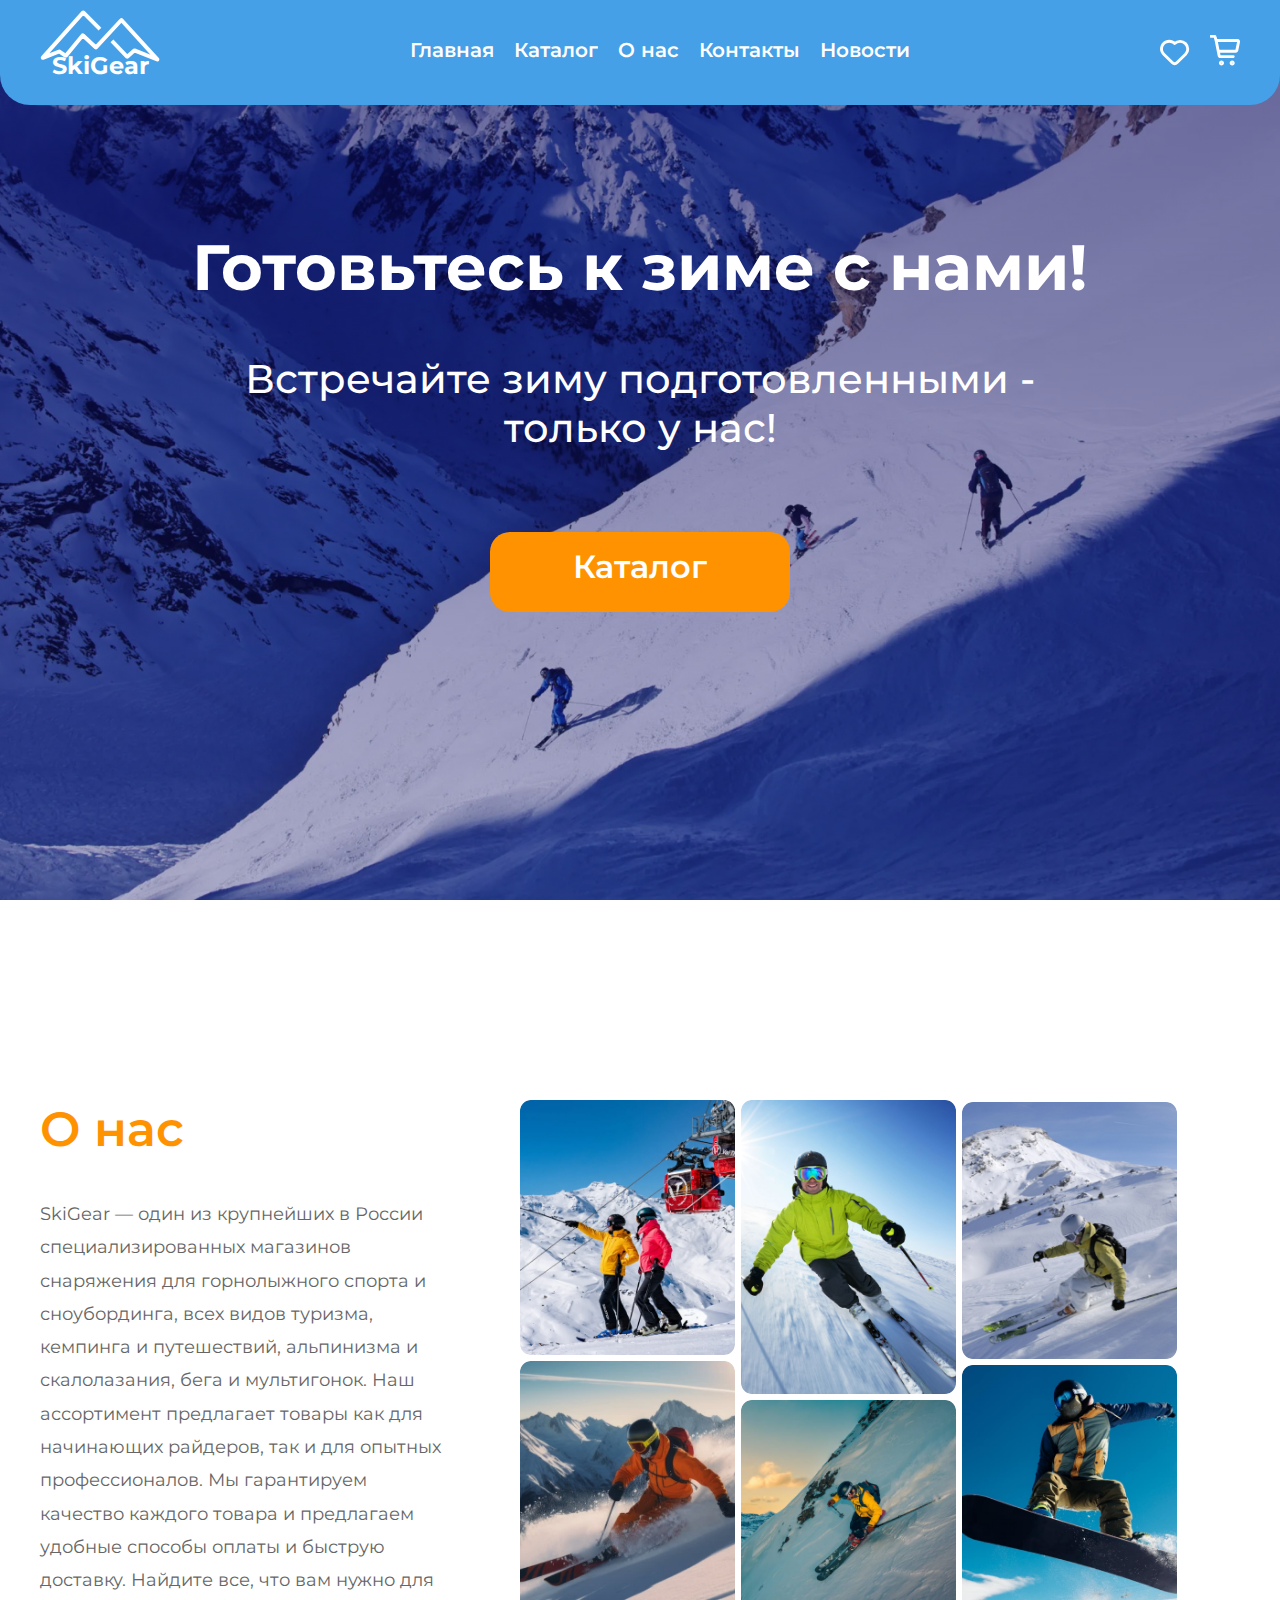
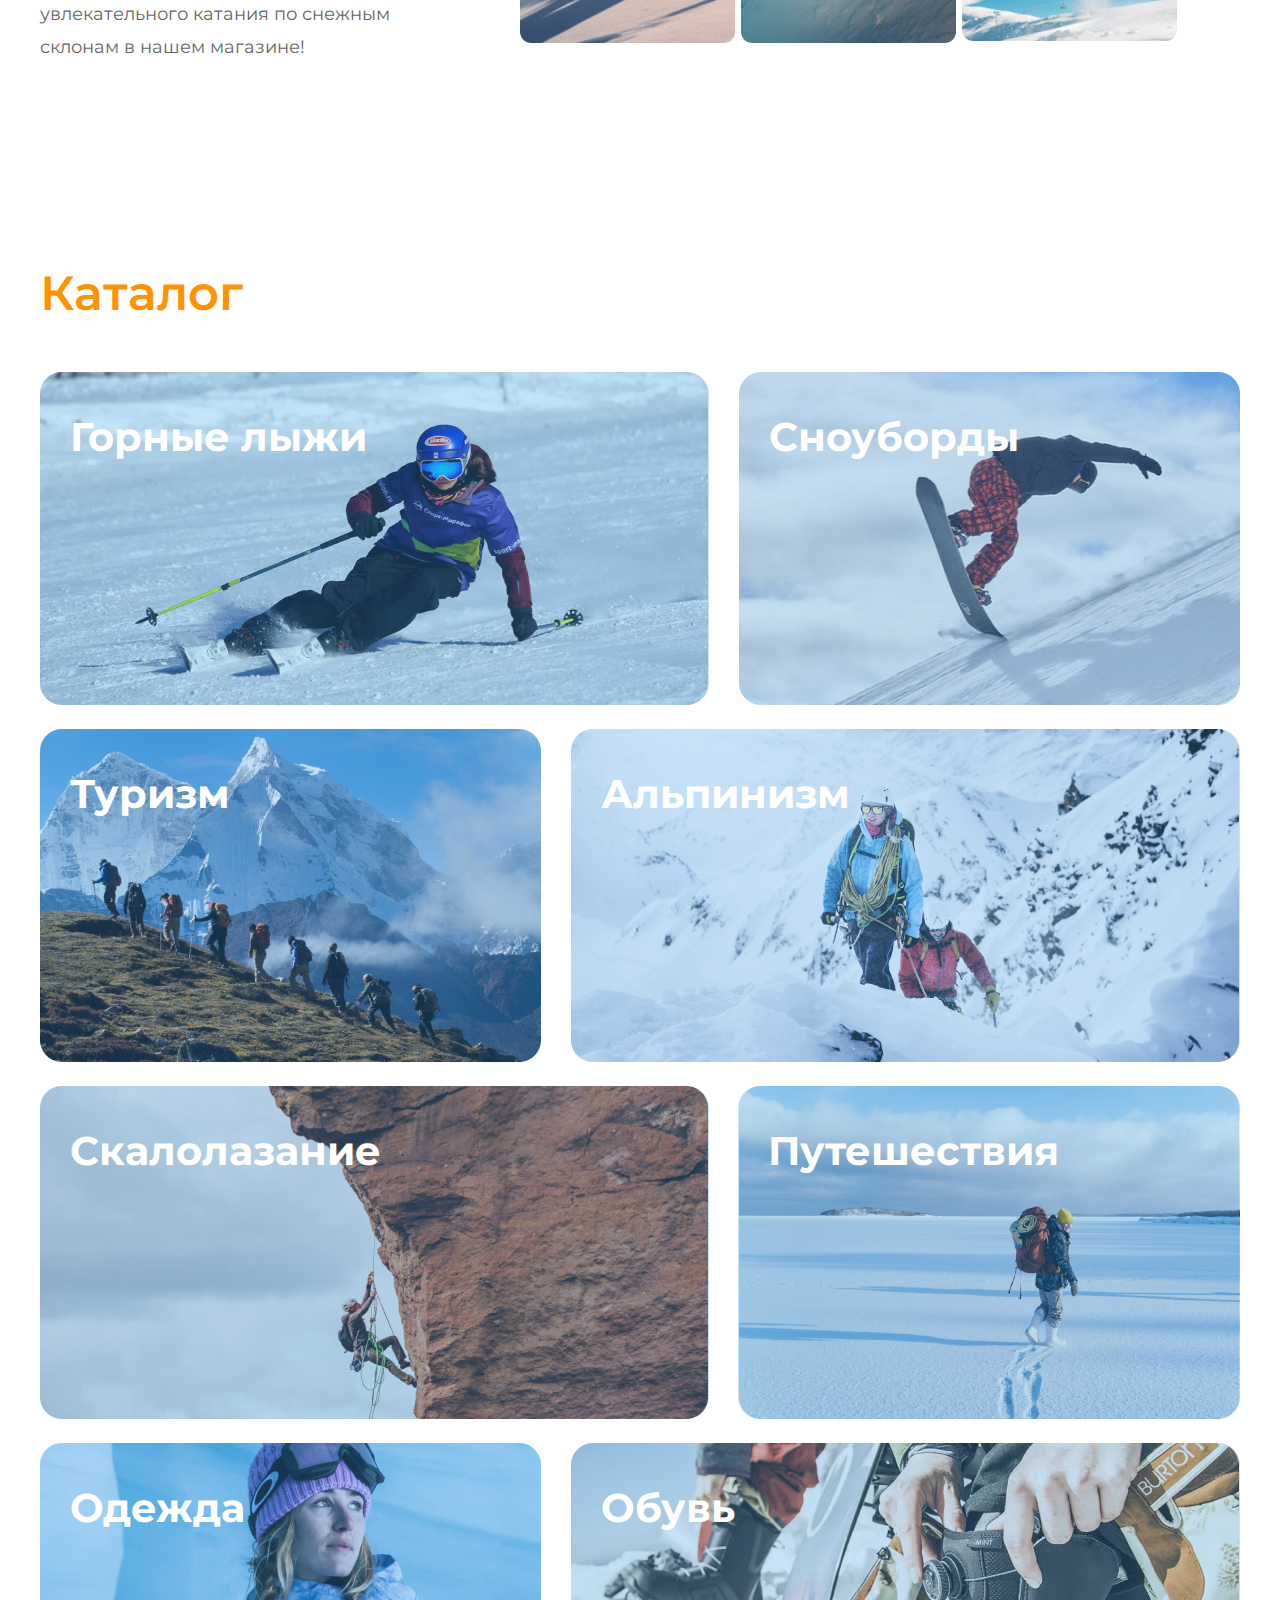
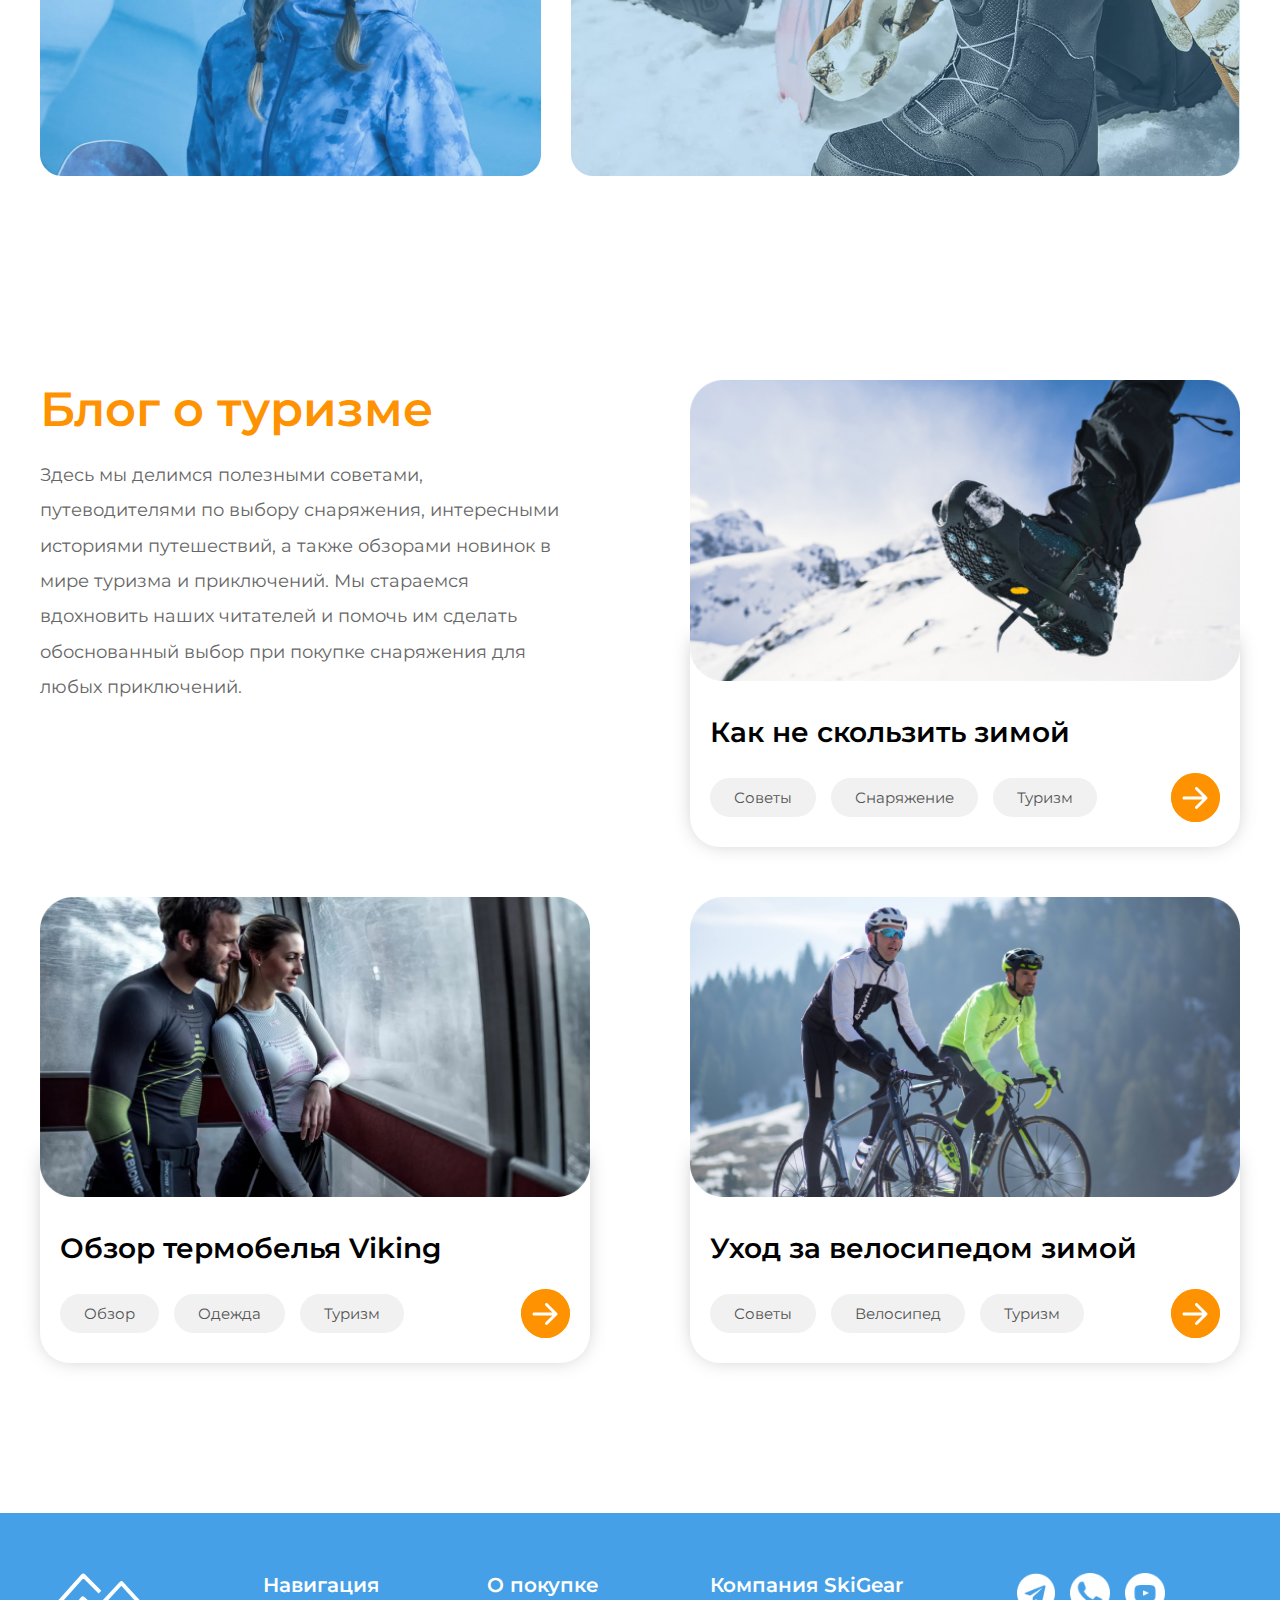
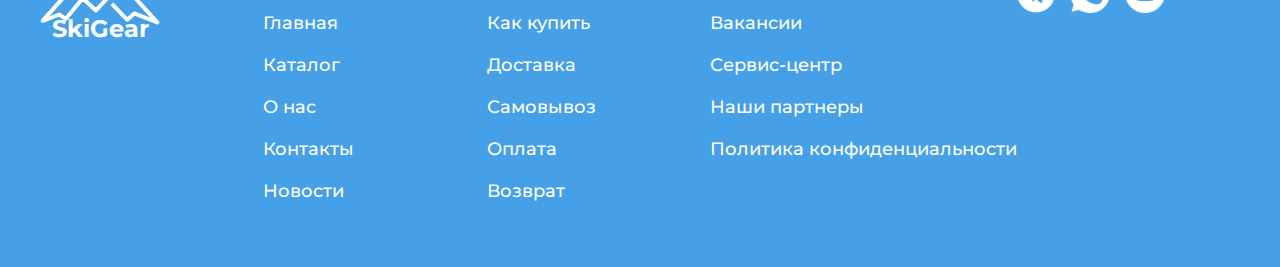
<file: index.html>
<!DOCTYPE html>
<html lang="en">

<head>
    <meta charset="UTF-8">
    <meta name="viewport" content="width=device-width, initial-scale=1.0">
    <link rel="shortcut icon" href="assets/media/favico.png" type="image/x-icon">
    <link rel="stylesheet" href="assets/css/style.css">
    <title>SkiGear</title>
</head>

<body>
    <input type="checkbox" name="pupap-menu" id="pupap-menu">
    <div class="pupap-menu">
        <div class="header__top">
            <!-- Шапка сайта -->
            <div class="header__content ">
                <div class="logo">
                    <img src="assets/media/logo.svg" alt="logo">
                    <p>SkiGear</p>
                </div>
                <div class="header__right">
                    <img src="assets/media/icons/Vector-1.svg" alt="">
                    <a href="basket.html"><img src="assets/media/icons/Vector.svg" alt=""></a>
                    <label for="pupap-menu"><img src="assets/media/icons/menu.svg" alt="menu"></label>
                </div>
            </div>
        </div>
        <div class="pupap-menu__navigate">
            <a href="index.html">Главная</a>
            <a href="catalog.html">Каталог</a>
            <a href="#about">О нас</a>
            <a href="#footer">Контакты</a>
            <a href="#news">Новости</a>
        </div>
    </div>

    <!-- Вверхнаяя часть сайтаф -->
    <header>
        <div class="header__top">
            <!-- Шапка сайта -->
            <div class="header__content content">
                <div class="logo">
                    <img src="assets/media/logo.svg" alt="logo">
                    <p>SkiGear</p>
                </div>
                <nav>
                    <a href="index.html">Главная</a>
                    <a href="catalog.html">Каталог</a>
                    <a href="#about">О нас</a>
                    <a href="#footer">Контакты</a>
                    <a href="#news">Новости</a>
                </nav>
                <div class="header__right">
                    <img src="assets/media/icons/Vector-1.svg" alt="">
                    <a href="basket.html"><img src="assets/media/icons/Vector.svg" alt=""></a>
                    <label class="pupap-menu-img" for="pupap-menu"><img src="assets/media/icons/menu.svg"
                            alt="menu"></label>
                </div>
            </div>
        </div>
        <!-- Баннер -->
        <div class="header__banner content">
            <h1>Готовьтесь к зиме с нами!</h1>
            <p>Встречайте зиму подготовленными - только у нас!</p>
            <a href="catalog.html" class="btn-orange">Каталог</a>
        </div>
    </header>

    <!-- Блок о нас -->
    <div class="about content" id="about">
        <div class="about__text">
            <h2>О нас</h2>
            <p>SkiGear — один из крупнейших в России специализированных магазинов снаряжения для горнолыжного спорта и
                сноубординга, всех видов туризма, кемпинга и путешествий, альпинизма и скалолазания, бега и мультигонок.
                Наш ассортимент предлагает товары как для начинающих райдеров, так и для опытных профессионалов. Мы
                гарантируем качество каждого товара и предлагаем удобные способы оплаты и быструю доставку. Найдите все,
                что вам нужно для увлекательного катания по снежным склонам в нашем магазине!</p>
        </div>
        <div class="about__imgs">
            <div class="about__img-block">
                <img src="assets/media/about/about1.png" alt="about">
                <img src="assets/media/about/about4.png" alt="about">
            </div>
            <div class="about__img-block">
                <img src="assets/media/about/about2.png" alt="about">
                <img src="assets/media/about/about5.png" alt="about">
            </div>
            <div class="about__img-block">
                <img src="assets/media/about/about3.png" alt="about">
                <img src="assets/media/about/about6.png" alt="about">
            </div>
        </div>
    </div>

    <!-- Разделяющая фотка гор -->
        <!-- <div class="mountain">
            <img src="assets/media/fons/fon-2.png" alt="fon">
        </div>
    -->

    <!-- Каталог товаров -->
    <div class="catalog content">
        <h2>Каталог</h2>

        <div class="catalog__cards">
            <div class="catalog__block">
                <a href="catalog.html" class="catalog__card">
                    <img src="assets/media/catalog/catalog-1.png" alt="catalog">
                    <h3>Горные лыжи</h3>
                </a>
                <a href="catalog.html" class="catalog__card">
                    <img src="assets/media/catalog/catalog-2.png" alt="catalog">
                    <h3>Сноуборды</h3>
                </a>
            </div>
            <div class="catalog__block">
                <a href="catalog.html" class="catalog__card">
                    <img src="assets/media/catalog/catalog-3.png" alt="catalog">
                    <h3>Туризм</h3>
                </a>
                <a href="catalog.html" class="catalog__card">
                    <img src="assets/media/catalog/catalog-4.png" alt="catalog">
                    <h3>Альпинизм</h3>
                </a>
            </div>
            <div class="catalog__block">
                <a href="catalog.html" class="catalog__card">
                    <img src="assets/media/catalog/catalog-5.png" alt="catalog">
                    <h3>Скалолазание</h3>
                </a>
                <a href="catalog.html" class="catalog__card">
                    <img src="assets/media/catalog/catalog-6.png" alt="catalog">
                    <h3>Путешествия</h3>
                </a>
            </div>
            <div class="catalog__block">
                <a href="catalog.html" class="catalog__card">
                    <img src="assets/media/catalog/catalog-7.png" alt="catalog">
                    <h3>Одежда</h3>
                </a>
                <a href="catalog.html" class="catalog__card">
                    <img src="assets/media/catalog/catalog-8.png" alt="catalog">
                    <h3>Обувь</h3>
                </a>
            </div>
        </div>
    </div>

    <!-- Блок с новостями -->
    <div class="news content" id="news">
        <div class="news__text">
            <h2>Блог о туризме</h2>
            <p>Здесь мы делимся полезными советами, путеводителями по выбору снаряжения, интересными историями
                путешествий, а также обзорами новинок в мире туризма и приключений. Мы стараемся вдохновить наших
                читателей и помочь им сделать обоснованный выбор при покупке снаряжения для любых приключений.</p>
        </div>
        <div class="news__card">
            <img src="assets/media/news/blog1.png" alt="blog">
            <div class="news__card-text">
                <h3>Как не скользить зимой</h3>
                <div class="news__card-bottom">
                    <div class="news__card-spans">
                        <span>Советы</span>
                        <span>Снаряжение</span>
                        <span>Туризм</span>
                    </div>
                    <img src="assets/media/icons/arrow.svg" alt="arrow">
                </div>
            </div>
        </div>
        <div class="news__card">
            <img src="assets/media/news/blog2.png" alt="blog">
            <div class="news__card-text">
                <h3>Обзор термобелья Viking</h3>
                <div class="news__card-bottom">
                    <div class="news__card-spans">
                        <span>Обзор</span>
                        <span>Одежда</span>
                        <span>Туризм</span>
                    </div>
                    <img src="assets/media/icons/arrow.svg" alt="arrow">
                </div>
            </div>
        </div>
        <div class="news__card">
            <img src="assets/media/news/blog3.png" alt="blog">
            <div class="news__card-text">
                <h3>Уход за велосипедом зимой</h3>
                <div class="news__card-bottom">
                    <div class="news__card-spans">
                        <span>Советы</span>
                        <span>Велосипед</span>
                        <span>Туризм</span>
                    </div>
                    <img src="assets/media/icons/arrow.svg" alt="arrow">
                </div>
            </div>
        </div>
    </div>

    <!-- Подвал -->
    <footer id="footer">
        <div class="footer__content content">
            <div class="footer__logo logo">
                <img src="assets/media/logo.svg" alt="logo">
                <p>SkiGear</p>
            </div>
            <div class="footer__nav">
                <p>Навигация</p>
                <a href="index.html">Главная</a>
                <a href="catalog.html">Каталог</a>
                <a href="#about">О нас</a>
                <a href="#footer">Контакты</a>
                <a href="#news">Новости</a>
            </div>
            <div class="footer__nav">
                <p>О покупке</p>
                <a href="#footer">Как купить</a>
                <a href="#footer">Доставка</a>
                <a href="#footer">Самовывоз</a>
                <a href="#footer">Оплата</a>
                <a href="#footer">Возврат</a>
            </div>
            <div class="footer__nav">
                <p>Компания SkiGear</p>
                <a href="#footer">Вакансии</a>
                <a href="#footer">Сервис-центр</a>
                <a href="#footer">Наши партнеры</a>
                <a href="#footer">Политика конфиденциальности</a>
            </div>
            <div class="footer__media">
                <img src="assets/media/icons/telegram.png" alt="telegram">
                <img src="assets/media/icons/whatapp.png" alt="whatapp">
                <img src="assets/media/icons/youtube.png" alt="youtube">
            </div>
        </div>
    </footer>
</body>

</html>
</file>
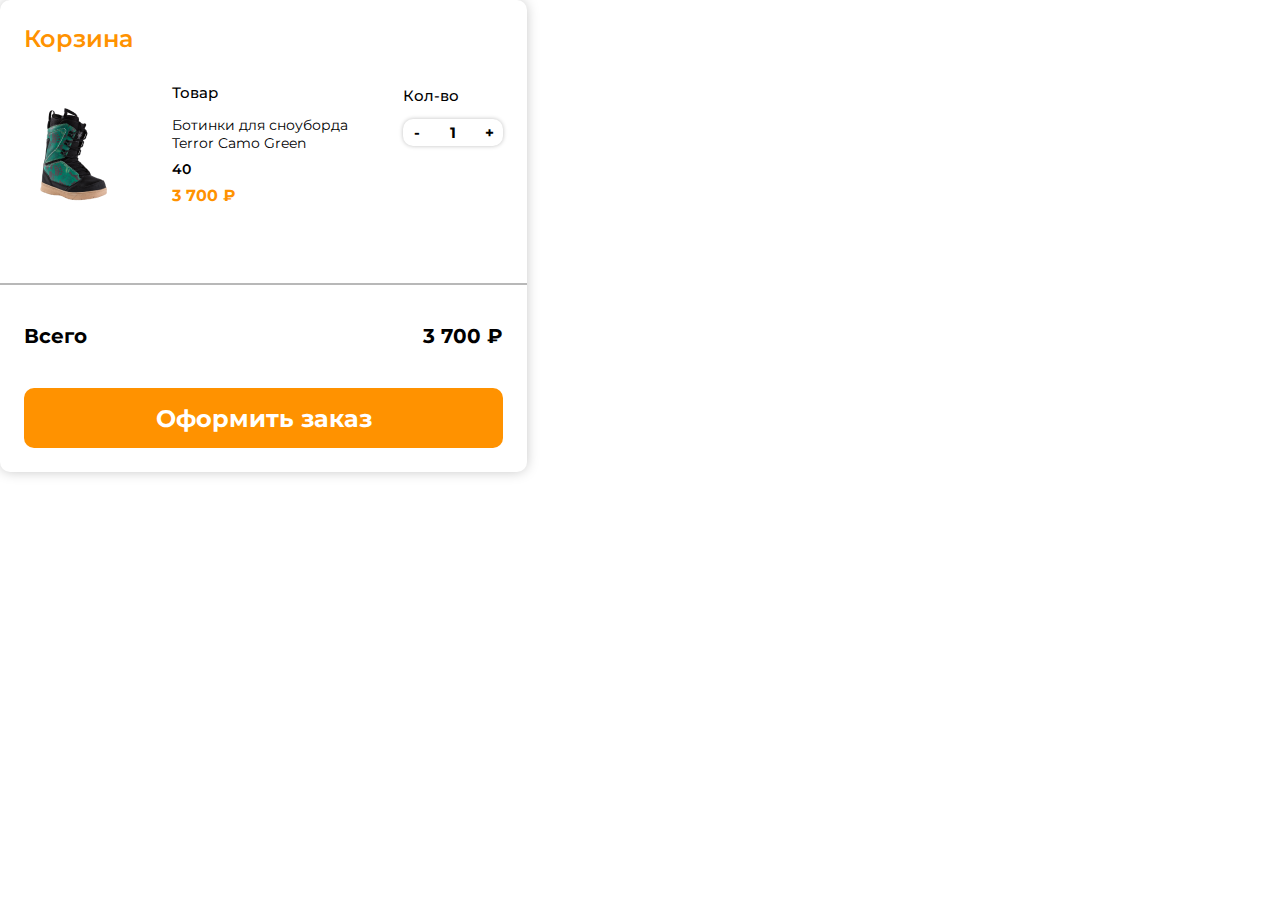
<file: basket-modal-window.html>
<!DOCTYPE html>
<html lang="en">
<head>
    <meta charset="UTF-8">
    <meta name="viewport" content="width=device-width, initial-scale=1.0">
    <link rel="shortcut icon" href="assets/media/favico.png" type="image/x-icon">
    <link rel="stylesheet" href="assets/css/style.css">
    <title>SkiGear</title>
</head>
<body>
    <div class="basket-modal">
        <div class="basket-modal-block">
            <h2>Корзина</h2>

            <div class="basket-modal__options">
                <img src="assets/media/basket/basket-tovar.png" alt="">
                <div class="basket-modal__tovar">
                    <p class="option__name">Товар</p>
                    <div class="basket__description">
                        <p class="description__title">Ботинки для сноуборда Terror Camo Green</p>
                        <p class="description__size">40</p>
                        <p class="description__price">3 700 ₽</p>
                    </div>
                </div>

                <div class="basket-modal__quantity">
                        <p class="option__name">Кол-во</p>
                        <div class="number">
                            <div class="input-group quantity_goods">
                                <input type="button" value="-" id="button_minus">
                                <input type="text" step="1" min="1" max="10" id="num_count" name="quantity" value="1" title="Qty">
                                <input type="button" value="+" id="button_plus">
                            </div>
                            <script type="text/javascript">
                                var numCount = document.getElementById('num_count');
                                var plusBtn = document.getElementById('button_plus');
                                var minusBtn = document.getElementById('button_minus');
                                plusBtn.onclick = function() {
                                var qty = parseInt(numCount.value);
                                qty = qty + 1;
                                numCount.value = qty;
                                }
                                minusBtn.onclick = function() {
                                var qty = parseInt(numCount.value);
                                qty = qty - 1;
                                numCount.value = qty;
                                }   
                            </script>
                        </div>
                </div>
            </div>
        </div>
        <hr noshade="">
        <div class="basket-modal-block">
            <div class="general-price">
                <p>Всего</p>
                <p>3 700 ₽</p>
            </div>
            <button>Оформить заказ</button>
        </div>
    </div>
</body>
</html>
</file>
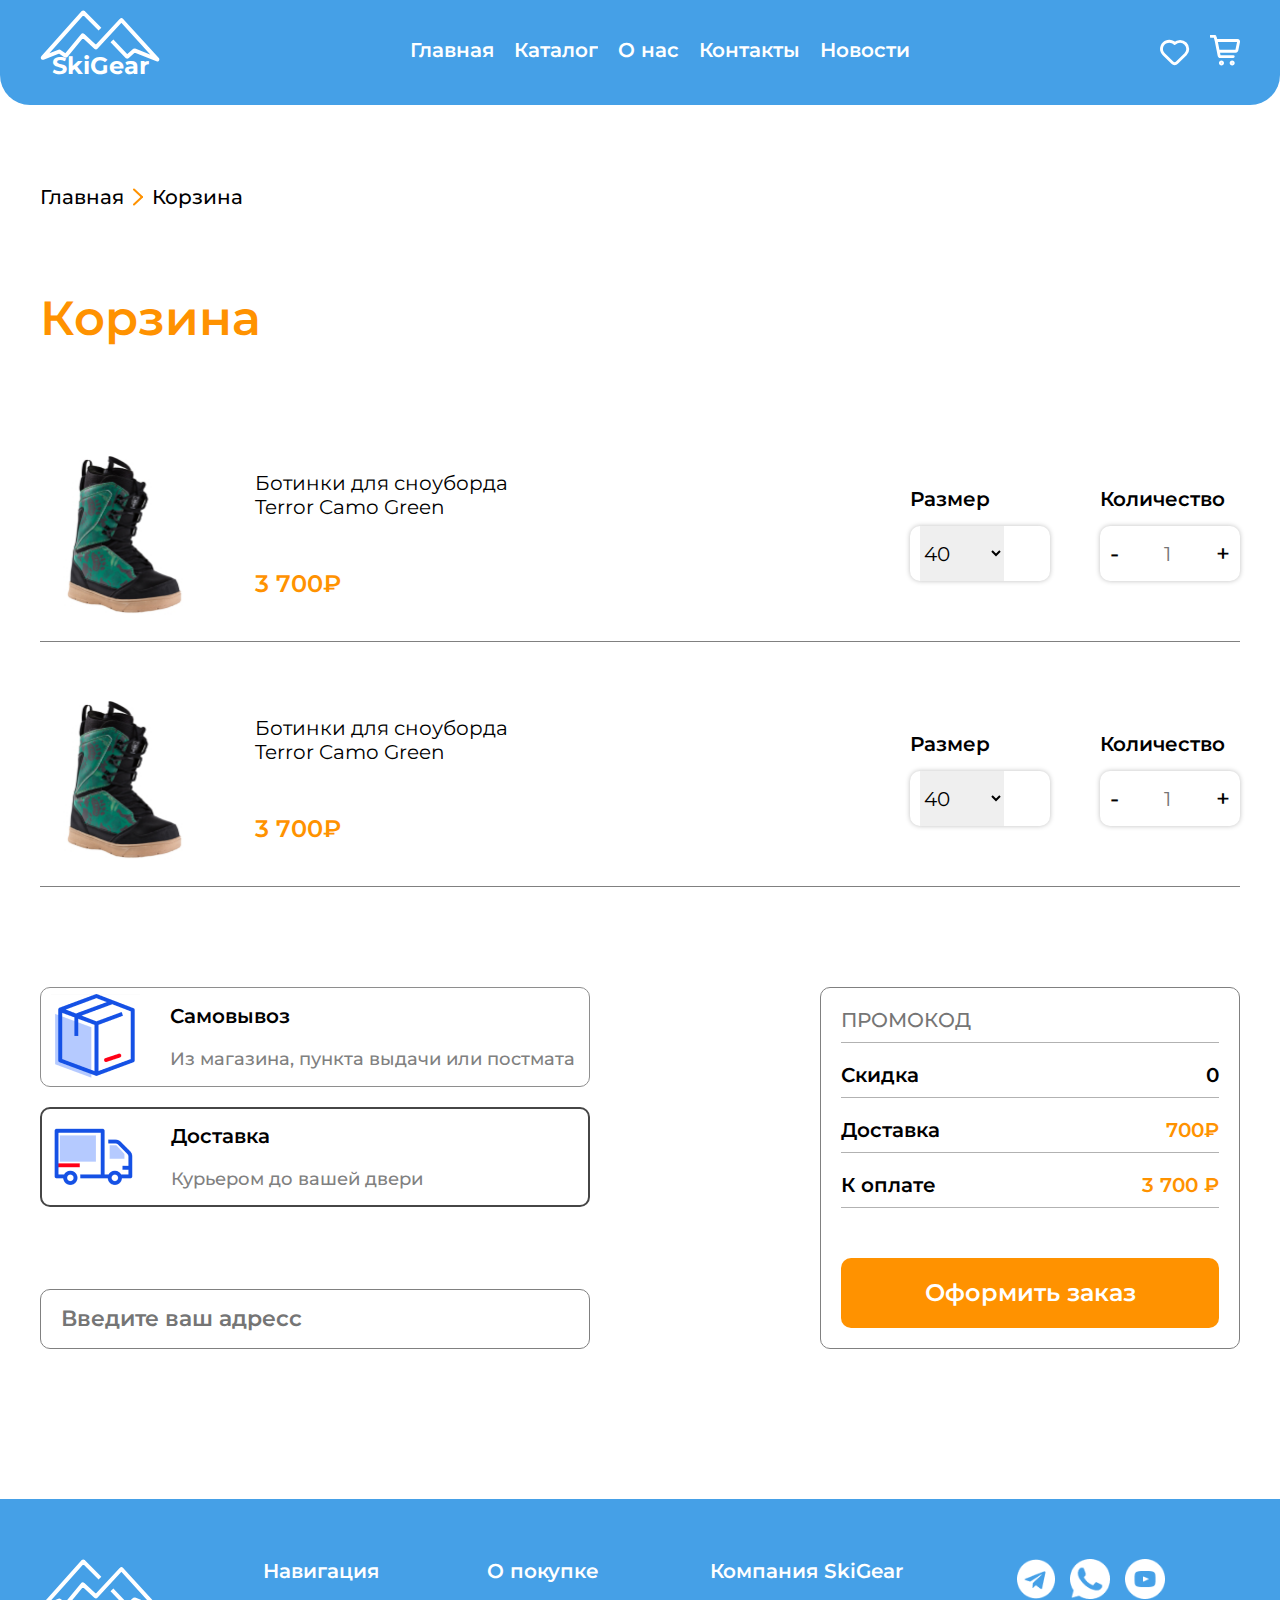
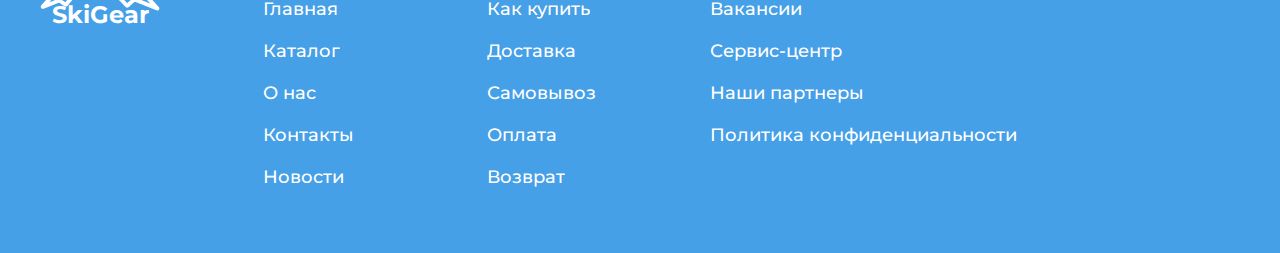
<file: basket.html>
<!DOCTYPE html>
<html lang="en">
<head>
    <meta charset="UTF-8">
    <meta name="viewport" content="width=device-width, initial-scale=1.0">
    <link rel="shortcut icon" href="assets/media/favico.png" type="image/x-icon">
    <link rel="stylesheet" href="assets/css/style.css">
    <title>SkiGear</title>
</head>

<body>
    <input type="checkbox" name="pupap-menu" id="pupap-menu">
    <div class="pupap-menu">
        <div class="header__top">
            <!-- Шапка сайта -->
            <div class="header__content ">
                <div class="logo">
                    <img src="assets/media/logo.svg" alt="logo">
                    <p>SkiGear</p>
                </div>
                <div class="header__right">
                    <img src="assets/media/icons/Vector-1.svg" alt="">
                    <a href="basket.html"><img src="assets/media/icons/Vector.svg" alt=""></a>
                    <label for="pupap-menu"><img src="assets/media/icons/menu.svg" alt="menu"></label>
                </div>
            </div>
        </div>
        <div class="pupap-menu__navigate">
            <a href="index.html">Главная</a>
            <a href="catalog.html">Каталог</a>
            <a href="#about">О нас</a>
            <a href="#footer">Контакты</a>
            <a href="#news">Новости</a>
        </div>
    </div>

    <!-- Вверхнаяя часть сайта -->
    <div class="header__top">
        <!-- Шапка сайта -->
        <div class="header__content content">
            <div class="logo">
                <img src="assets/media/logo.svg" alt="logo">
                <p>SkiGear</p>
            </div>
            <nav>
                <a href="index.html">Главная</a>
                <a href="catalog.html">Каталог</a>
                <a href="#about">О нас</a>
                <a href="#footer">Контакты</a>
                <a href="#news">Новости</a>
            </nav>
            <div class="header__right">
                <img src="assets/media/icons/Vector-1.svg" alt="">
                <a href="basket.html"><img src="assets/media/icons/Vector.svg" alt=""></a>
                <label class="pupap-menu-img" for="pupap-menu"><img src="assets/media/icons/menu.svg"
                        alt="menu"></label>
            </div>
        </div>
    </div>


    <!-- Хлебные крошки -->
    <div class="breadcrumbs content">
        <p>Главная</p>
        <img src="assets/media/icons/bread_arrow.svg" alt="">
        <p>Корзина</p>
    </div>

    <!-- Блок с списком товаров -->
    <div class="basket content">
        <h2>Корзина</h2>

        <div class="basket__cards">
            <div class="basket__card">
                <div class="basket__card-left">
                    <img src="assets/media/basket/botinki.jpg" alt="">
                    <div class="basket__card-text">
                        <p class="basket__card-name">Ботинки для сноуборда Terror Camo Green</p>
                        <p class="basket__card-price">3 700₽</p>
                    </div>
                </div>
                <div class="basket__card-right">
                    <div class="basket__card-size">
                        <p class="basket__card-name__mini">Размер</p>
                        <div class="basket__card-inp">
                            <select name="size" id="size">
                                <option selected>40</option>
                                <option>41</option>
                                <option>42</option>
                            </select>
                        </div>
                    </div>
                    <div class="basket__card-count">
                        <p class="basket__card-name__mini">Количество</p>
                        <div class="basket__card-inp">
                            <button>-</button>
                            <input type="text" placeholder="1">
                            <button>+</button>
                        </div>
                    </div>
                </div>
            </div>
            <div class="basket__card">
                <div class="basket__card-left">
                    <img src="assets/media/basket/botinki.jpg" alt="">
                    <div class="basket__card-text">
                        <p class="basket__card-name">Ботинки для сноуборда Terror Camo Green</p>
                        <p class="basket__card-price">3 700₽</p>
                    </div>
                </div>
                <div class="basket__card-right">
                    <div class="basket__card-size">
                        <p class="basket__card-name__mini">Размер</p>
                        <div class="basket__card-inp">
                            <select name="size" id="size">
                                <option selected>40</option>
                                <option>41</option>
                                <option>42</option>
                            </select>
                        </div>
                    </div>
                    <div class="basket__card-count">
                        <p class="basket__card-name__mini">Количество</p>
                        <div class="basket__card-inp">
                            <button>-</button>
                            <input type="text" placeholder="1">
                            <button>+</button>
                        </div>
                    </div>
                </div>
            </div>
        </div>

        <div class="bo__bottom left">
            <div class="bo__top">
                <div class="bo__card">
                    <img src="assets/media/icons/order-1.png" alt="order">
                    <div class="bo__text">
                        <p class="bo__name">Самовывоз</p>
                        <div class="bo__info">Из магазина, пункта выдачи или постмата</div>
                    </div>
                </div>
                <div class="bo__card active">
                    <img src="assets/media/icons/order-2.png" alt="order">
                    <div class="bo__text">
                        <p class="bo__name">Доставка</p>
                        <div class="bo__info">Курьером до вашей двери</div>
                    </div>
                </div>
            </div>

            <input class="bo__address" type="text" placeholder="Введите ваш адресс">
        </div>

        <div class="bo__bottom right">
            <div class="bo__stroke">
                <input type="text" placeholder="ПРОМОКОД">
            </div>
            <div class="bo__stroke">
                <p class="bo__form-name">Скидка</p>
                <p class="bo__form-price">0</p>
            </div>
            <div class="bo__stroke">
                <p class="bo__form-name">Доставка</p>
                <p class="bo__form-price orange">700₽</p>
            </div>
            <div class="bo__stroke">
                <p class="bo__form-name">К оплате</p>
                <p class="bo__form-price orange">3 700 ₽</p>
            </div>
            <button class="bo__form-btn btn-orange">Оформить заказ</button>
        </div>
    </div>


    <!-- Подвал -->
    <footer id="footer">
        <div class="footer__content content">
            <div class="footer__logo logo">
                <img src="assets/media/logo.svg" alt="logo">
                <p>SkiGear</p>
            </div>
            <div class="footer__nav">
                <p>Навигация</p>
                <a href="index.html">Главная</a>
                <a href="catalog.html">Каталог</a>
                <a href="#about">О нас</a>
                <a href="#footer">Контакты</a>
                <a href="#news">Новости</a>
            </div>
            <div class="footer__nav">
                <p>О покупке</p>
                <a href="#footer">Как купить</a>
                <a href="#footer">Доставка</a>
                <a href="#footer">Самовывоз</a>
                <a href="#footer">Оплата</a>
                <a href="#footer">Возврат</a>
            </div>
            <div class="footer__nav">
                <p>Компания SkiGear</p>
                <a href="#footer">Вакансии</a>
                <a href="#footer">Сервис-центр</a>
                <a href="#footer">Наши партнеры</a>
                <a href="#footer">Политика конфиденциальности</a>
            </div>
            <div class="footer__media">
                <img src="assets/media/icons/telegram.png" alt="telegram">
                <img src="assets/media/icons/whatapp.png" alt="whatapp">
                <img src="assets/media/icons/youtube.png" alt="youtube">
            </div>
        </div>
    </footer>
</body>

</html>
</file>
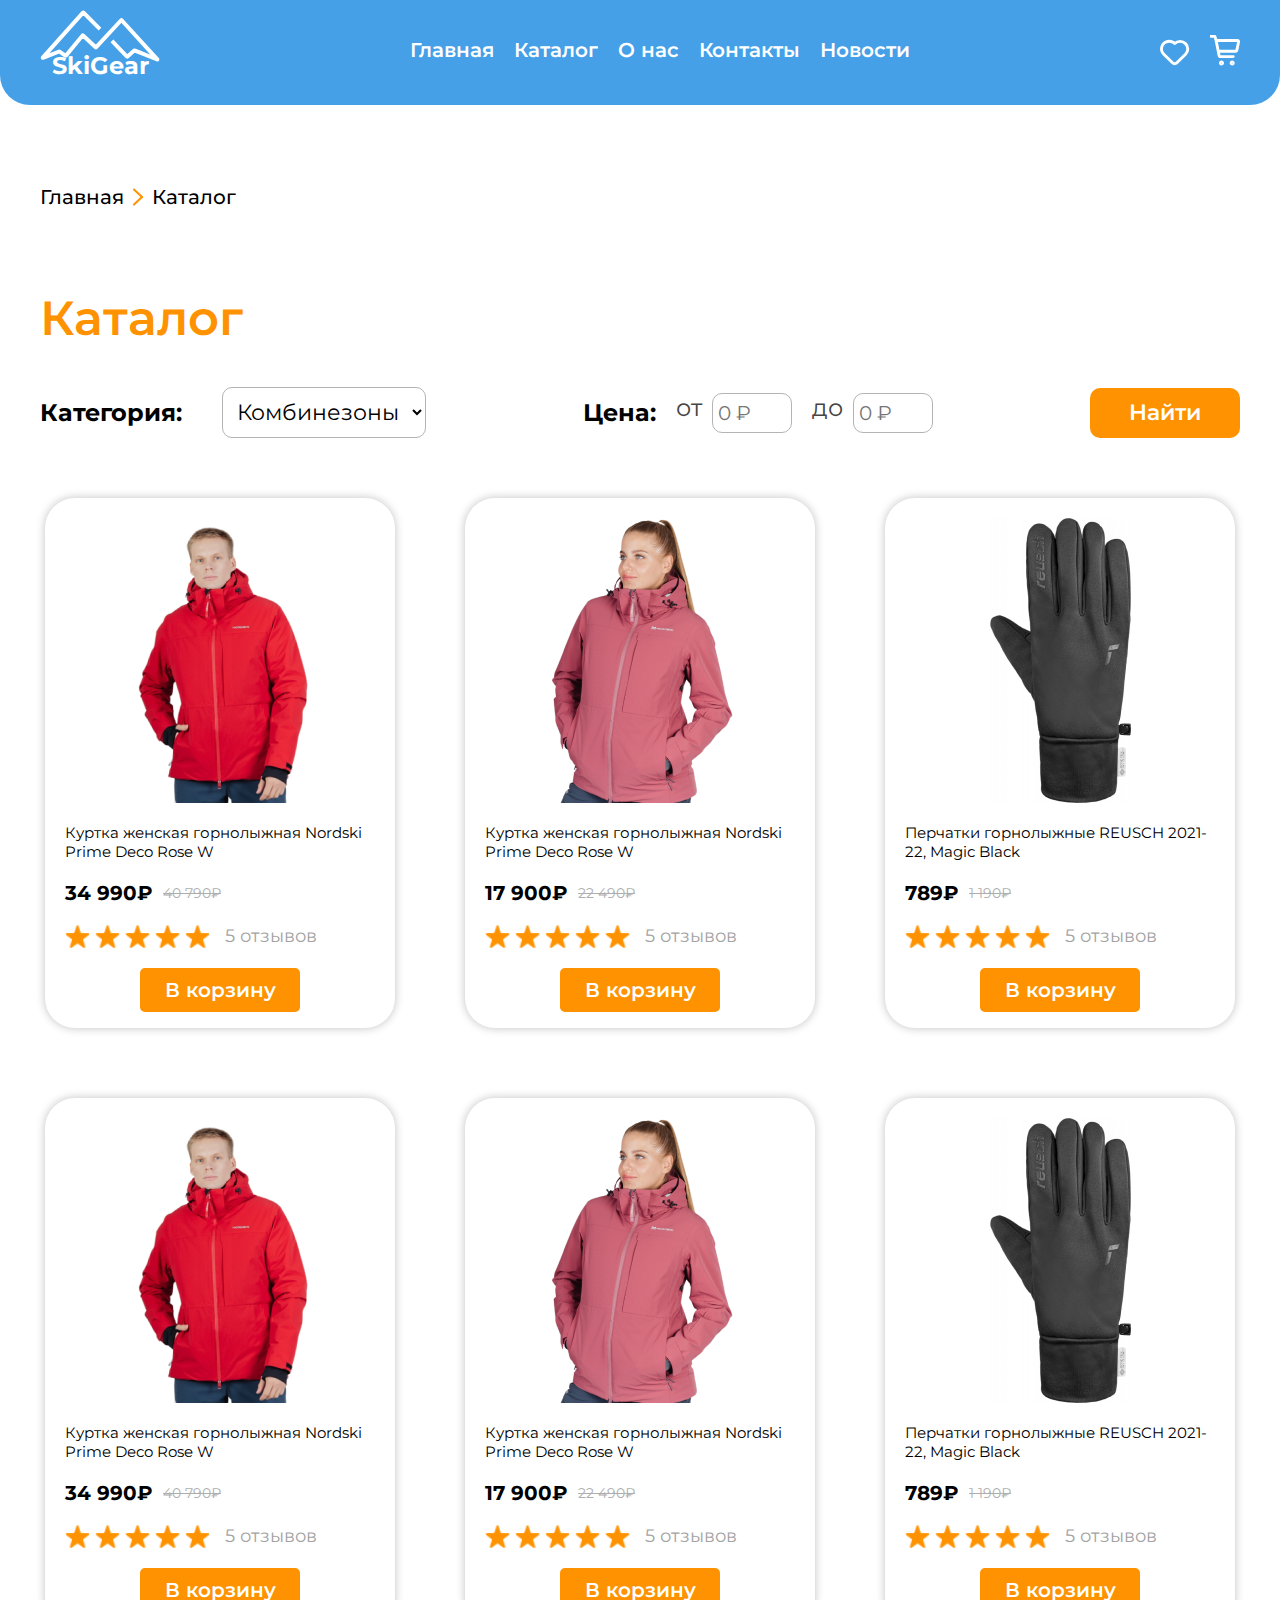
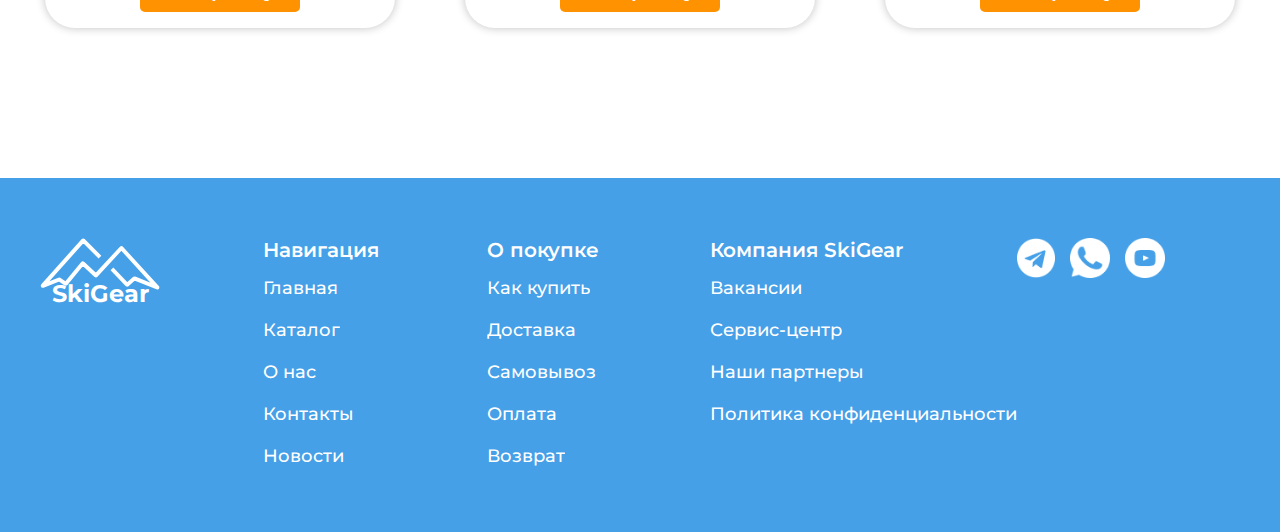
<file: catalog.html>
<!DOCTYPE html>
<html lang="en">

<head>
    <meta charset="UTF-8">
    <meta name="viewport" content="width=device-width, initial-scale=1.0">
    <link rel="shortcut icon" href="assets/media/favico.png" type="image/x-icon">
    <link rel="stylesheet" href="assets/css/style.css">
    <title>SkiGear</title>
</head>

<body>
    <input type="checkbox" name="pupap-menu" id="pupap-menu">
    <div class="pupap-menu">
        <div class="header__top">
            <!-- Шапка сайта -->
            <div class="header__content ">
                <div class="logo">
                    <img src="assets/media/logo.svg" alt="logo">
                    <p>SkiGear</p>
                </div>
                <div class="header__right">
                    <img src="assets/media/icons/Vector-1.svg" alt="">
                    <a href="basket.html"><img src="assets/media/icons/Vector.svg" alt=""></a>
                    <label for="pupap-menu"><img src="assets/media/icons/menu.svg" alt="menu"></label>
                </div>
            </div>
        </div>
        <div class="pupap-menu__navigate">
            <a href="index.html">Главная</a>
            <a href="catalog.html">Каталог</a>
            <a href="#about">О нас</a>
            <a href="#footer">Контакты</a>
            <a href="#news">Новости</a>
        </div>
    </div>

    <!-- Вверхнаяя часть сайта -->
    <div class="header__top">
        <!-- Шапка сайта -->
        <div class="header__content content">
            <div class="logo">
                <img src="assets/media/logo.svg" alt="logo">
                <p>SkiGear</p>
            </div>
            <nav>
                <a href="index.html">Главная</a>
                <a href="catalog.html">Каталог</a>
                <a href="#about">О нас</a>
                <a href="#footer">Контакты</a>
                <a href="#news">Новости</a>
            </nav>
            <div class="header__right">
                <img src="assets/media/icons/Vector-1.svg" alt="">
                <a href="basket.html"><img src="assets/media/icons/Vector.svg" alt=""></a>
                <label class="pupap-menu-img" for="pupap-menu"><img src="assets/media/icons/menu.svg"
                        alt="menu"></label>
            </div>
        </div>
    </div>


    <!-- Хлебные крошки -->
    <div class="breadcrumbs content">
        <a href="index.html">Главная</a>
        <img src="assets/media/icons/bread_arrow.svg" alt="">
        <p>Каталог</p>
    </div>

    <div class="products content">
        <h2>Каталог</h2>
        <div class="products__filters">
            <div class="products__filter-category">
                <p class="products__filter-name">Категория:</p>
                <select name="filter" id="filter">
                    <option value="Overalls">Комбинезоны</option>
                    <option value="Snowboards">Сноуборды</option>
                    <option value="Accessories">Аксессуары</option>
                </select>
            </div>
            <div class="products__filter-price">
                <p class="products__filter-name">Цена:</p>
                <div class="products__filter-price__inp">
                    <p>от</p>
                    <input type="text" placeholder="0 ₽">
                </div>
                <div class="products__filter-price__inp">
                    <p>до</p>
                    <input type="text" placeholder="0 ₽">
                </div>
            </div>
            <button class="products__filter-btn btn-orange">
                Найти
            </button>
        </div>

        <div class="products__cards">
            <a href="product.html" class="products__card">
                <img src="assets/media/product/tovar-1.png" class="tovar" alt="tovar">
                <p class="products__name">Куртка женская горнолыжная Nordski Prime Deco Rose W</p>
                <div class="products__price">
                    <p class="products__price-good">34 990₽ </p>
                    <p class="products__price-bad">40 790₽</p>
                </div>
                <div class="products__estimation">
                    <div class="products__stars">
                        <img src="assets/media/icons/star.png" alt="star">
                        <img src="assets/media/icons/star.png" alt="star">
                        <img src="assets/media/icons/star.png" alt="star">
                        <img src="assets/media/icons/star.png" alt="star">
                        <img src="assets/media/icons/star.png" alt="star">
                    </div>
                    <p>5 отзывов</p>
                </div>
                <div class="products__btn">
                    <button class="btn-orange">В корзину</button>
                </div>
            </a>
            <a href="product.html" class="products__card">
                <img src="assets/media/product/tovar-2.png" class="tovar" alt="tovar">
                <p class="products__name">Куртка женская горнолыжная Nordski Prime Deco Rose W</p>
                <div class="products__price">
                    <p class="products__price-good">17 900₽ </p>
                    <p class="products__price-bad">22 490₽</p>
                </div>
                <div class="products__estimation">
                    <div class="products__stars">
                        <img src="assets/media/icons/star.png" alt="star">
                        <img src="assets/media/icons/star.png" alt="star">
                        <img src="assets/media/icons/star.png" alt="star">
                        <img src="assets/media/icons/star.png" alt="star">
                        <img src="assets/media/icons/star.png" alt="star">
                    </div>
                    <p>5 отзывов</p>
                </div>
                <div class="products__btn">
                    <button class="btn-orange">В корзину</button>
                </div>
            </a>
            <a href="product.html" class="products__card">
                <img src="assets/media/product/tovar-3.png" class="tovar" alt="tovar">
                <p class="products__name">Перчатки горнолыжные REUSCH 2021-22, Magic Black</p>
                <div class="products__price">
                    <p class="products__price-good">789₽</p>
                    <p class="products__price-bad">1 190₽</p>
                </div>
                <div class="products__estimation">
                    <div class="products__stars">
                        <img src="assets/media/icons/star.png" alt="star">
                        <img src="assets/media/icons/star.png" alt="star">
                        <img src="assets/media/icons/star.png" alt="star">
                        <img src="assets/media/icons/star.png" alt="star">
                        <img src="assets/media/icons/star.png" alt="star">
                    </div>
                    <p>5 отзывов</p>
                </div>
                <div class="products__btn">
                    <button class="btn-orange">В корзину</button>
                </div>
            </a>
            <a href="product.html" class="products__card">
                <img src="assets/media/product/tovar-1.png" class="tovar" alt="tovar">
                <p class="products__name">Куртка женская горнолыжная Nordski Prime Deco Rose W</p>
                <div class="products__price">
                    <p class="products__price-good">34 990₽ </p>
                    <p class="products__price-bad">40 790₽</p>
                </div>
                <div class="products__estimation">
                    <div class="products__stars">
                        <img src="assets/media/icons/star.png" alt="star">
                        <img src="assets/media/icons/star.png" alt="star">
                        <img src="assets/media/icons/star.png" alt="star">
                        <img src="assets/media/icons/star.png" alt="star">
                        <img src="assets/media/icons/star.png" alt="star">
                    </div>
                    <p>5 отзывов</p>
                </div>
                <div class="products__btn">
                    <button class="btn-orange">В корзину</button>
                </div>
            </a>
            <a href="product.html" class="products__card">
                <img src="assets/media/product/tovar-2.png" class="tovar" alt="tovar">
                <p class="products__name">Куртка женская горнолыжная Nordski Prime Deco Rose W</p>
                <div class="products__price">
                    <p class="products__price-good">17 900₽ </p>
                    <p class="products__price-bad">22 490₽</p>
                </div>
                <div class="products__estimation">
                    <div class="products__stars">
                        <img src="assets/media/icons/star.png" alt="star">
                        <img src="assets/media/icons/star.png" alt="star">
                        <img src="assets/media/icons/star.png" alt="star">
                        <img src="assets/media/icons/star.png" alt="star">
                        <img src="assets/media/icons/star.png" alt="star">
                    </div>
                    <p>5 отзывов</p>
                </div>
                <div class="products__btn">
                    <button class="btn-orange">В корзину</button>
                </div>
            </a>
            <a href="product.html" class="products__card">
                <img src="assets/media/product/tovar-3.png" class="tovar" alt="tovar">
                <p class="products__name">Перчатки горнолыжные REUSCH 2021-22, Magic Black</p>
                <div class="products__price">
                    <p class="products__price-good">789₽</p>
                    <p class="products__price-bad">1 190₽</p>
                </div>
                <div class="products__estimation">
                    <div class="products__stars">
                        <img src="assets/media/icons/star.png" alt="star">
                        <img src="assets/media/icons/star.png" alt="star">
                        <img src="assets/media/icons/star.png" alt="star">
                        <img src="assets/media/icons/star.png" alt="star">
                        <img src="assets/media/icons/star.png" alt="star">
                    </div>
                    <p>5 отзывов</p>
                </div>
                <div class="products__btn">
                    <button class="btn-orange">В корзину</button>
                </div>
            </a>
            
            </div>
        </div>    
    <!-- Подвал -->
    <footer id="footer">
        <div class="footer__content content">
            <div class="footer__logo logo">
                <img src="assets/media/logo.svg" alt="logo">
                <p>SkiGear</p>
            </div>
            <div class="footer__nav">
                <p>Навигация</p>
                <a href="index.html">Главная</a>
                <a href="catalog.html">Каталог</a>
                <a href="#about">О нас</a>
                <a href="#footer">Контакты</a>
                <a href="#news">Новости</a>
            </div>
            <div class="footer__nav">
                <p>О покупке</p>
                <a href="#footer">Как купить</a>
                <a href="#footer">Доставка</a>
                <a href="#footer">Самовывоз</a>
                <a href="#footer">Оплата</a>
                <a href="#footer">Возврат</a>
            </div>
            <div class="footer__nav">
                <p>Компания SkiGear</p>
                <a href="#footer">Вакансии</a>
                <a href="#footer">Сервис-центр</a>
                <a href="#footer">Наши партнеры</a>
                <a href="#footer">Политика конфиденциальности</a>
            </div>
            <div class="footer__media">
                <img src="assets/media/icons/telegram.png" alt="telegram">
                <img src="assets/media/icons/whatapp.png" alt="whatapp">
                <img src="assets/media/icons/youtube.png" alt="youtube">
            </div>
        </div>
    </footer>
</body>

</html>
</file>
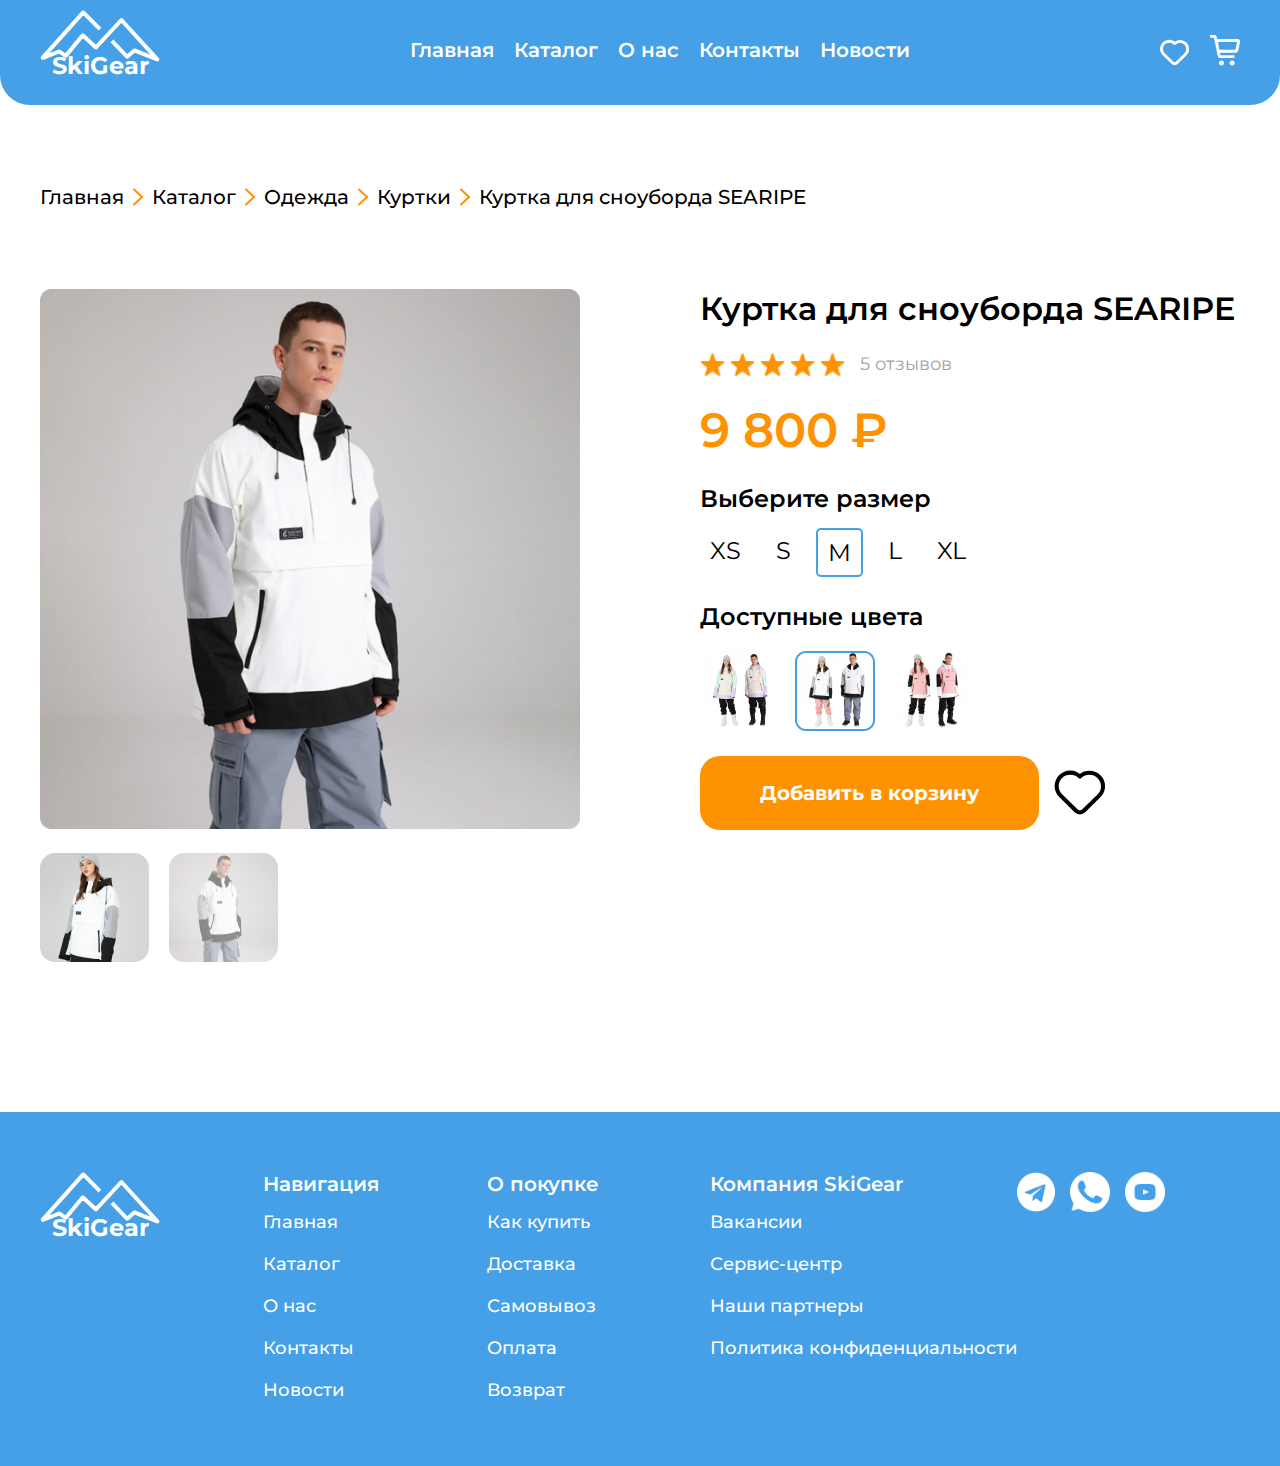
<file: product.html>
<!DOCTYPE html>
<html lang="en">

<head>
    <meta charset="UTF-8">
    <meta name="viewport" content="width=device-width, initial-scale=1.0">
    <link rel="shortcut icon" href="assets/media/favico.png" type="image/x-icon">
    <link rel="stylesheet" href="assets/css/style.css">
    <title>SkiGear</title>
</head>

<body>
    <input type="checkbox" name="pupap-menu" id="pupap-menu">
    <div class="pupap-menu">
        <div class="header__top">
            <!-- Шапка сайта -->
            <div class="header__content ">
                <div class="logo">
                    <img src="assets/media/logo.svg" alt="logo">
                    <p>SkiGear</p>
                </div>
                <div class="header__right">
                    <img src="assets/media/icons/Vector-1.svg" alt="">
                    <a href="basket.html"><img src="assets/media/icons/Vector.svg" alt=""></a>
                    <label for="pupap-menu"><img src="assets/media/icons/menu.svg" alt="menu"></label>
                </div>
            </div>
        </div>
        <div class="pupap-menu__navigate">
            <a href="index.html">Главная</a>
            <a href="catalog.html">Каталог</a>
            <a href="#about">О нас</a>
            <a href="#footer">Контакты</a>
            <a href="#news">Новости</a>
        </div>
    </div>

    <!-- Вверхнаяя часть сайта -->
    <div class="header__top">
        <!-- Шапка сайта -->
        <div class="header__content content">
            <div class="logo">
                <img src="assets/media/logo.svg" alt="logo">
                <p>SkiGear</p>
            </div>
            <nav>
                <a href="index.html">Главная</a>
                <a href="catalog.html">Каталог</a>
                <a href="#about">О нас</a>
                <a href="#footer">Контакты</a>
                <a href="#news">Новости</a>
            </nav>
            <div class="header__right">
                <img src="assets/media/icons/Vector-1.svg" alt="">
                <a href="basket.html"><img src="assets/media/icons/Vector.svg" alt=""></a>
                <label class="pupap-menu-img" for="pupap-menu"><img src="assets/media/icons/menu.svg"
                        alt="menu"></label>
            </div>
        </div>
    </div>


    <!-- Хлебные крошки -->
    <div class="breadcrumbs content">
        <a href="index.html">Главная</a>
        <img src="assets/media/icons/bread_arrow.svg" alt="">
        <a href="catalog.html">Каталог</a>
        <img src="assets/media/icons/bread_arrow.svg" alt="">
        <p>Одежда</p>
        <img src="assets/media/icons/bread_arrow.svg" alt="">
        <p>Куртки</p>
        <img src="assets/media/icons/bread_arrow.svg" alt="">
        <p>Куртка для сноуборда SEARIPE</p>
    </div>

    <!-- Блок с информациекй о товаре -->
    <div class="product-page content">
        <!-- Фотографии -->
        <div class="product-page__imgs">
            <img class="product-page__imgs-1" src="assets/media/product/product-big.png" alt="product-big">
            <div class="product-page__imgs-mini">
                <img src="assets/media/product/product-mini-1.png" alt="product-mini">
                <img src="assets/media/product/product-mini-2.png" alt="product-mini">
            </div>
        </div>
        <!-- Информация товара -->
        <div class="product-page__text">
            <p class="product-page__name">Куртка для сноуборда SEARIPE</p>
            <div class="products__estimation">
                <div class="products__stars products">
                    <img src="assets/media/icons/star.png" alt="star">
                    <img src="assets/media/icons/star.png" alt="star">
                    <img src="assets/media/icons/star.png" alt="star">
                    <img src="assets/media/icons/star.png" alt="star">
                    <img src="assets/media/icons/star.png" alt="star">
                </div>
                <p>5 отзывов</p>
            </div>
            <div class="product-page__price">9 800 ₽</div>
            <div class="product-page__miniBlock">
                <p class="product-page__miniBlock-name">Выберите размер</p>
                <div class="product-page__miniBtns">
                    <p>XS</p>
                    <p>S</p>
                    <p class="active">M</p>
                    <p>L</p>
                    <p>XL</p>
                </div>

            </div>
            <div class="product-page__miniBlock color">
                <p class="product-page__miniBlock-name">Доступные цвета</p>
                <div class="product-page__miniBtns">
                    <img src="assets/media/product/product-mini-3.png" alt="product-mini">
                    <img src="assets/media/product/product-mini-4.png" alt="product-mini">
                    <img src="assets/media/product/product-mini-5.png" alt="product-mini">
                </div>
            </div>
            <div class="product-page__btns">
                <a href="basket-modal-window.html"><button class="product-page__btn btn-orange">Добавить в корзину</button></a>
                <img src="assets/media/icons/iconamoon_heart.svg" alt="heart">
            </div>
        </div>
    </div>

    <!-- Подвал -->
    <footer id="footer">
        <div class="footer__content content">
            <div class="footer__logo logo">
                <img src="assets/media/logo.svg" alt="logo">
                <p>SkiGear</p>
            </div>
            <div class="footer__nav">
                <p>Навигация</p>
                <a href="index.html">Главная</a>
                <a href="catalog.html">Каталог</a>
                <a href="#about">О нас</a>
                <a href="#footer">Контакты</a>
                <a href="#news">Новости</a>
            </div>
            <div class="footer__nav">
                <p>О покупке</p>
                <a href="#footer">Как купить</a>
                <a href="#footer">Доставка</a>
                <a href="#footer">Самовывоз</a>
                <a href="#footer">Оплата</a>
                <a href="#footer">Возврат</a>
            </div>
            <div class="footer__nav">
                <p>Компания SkiGear</p>
                <a href="#footer">Вакансии</a>
                <a href="#footer">Сервис-центр</a>
                <a href="#footer">Наши партнеры</a>
                <a href="#footer">Политика конфиденциальности</a>
            </div>
            <div class="footer__media">
                <img src="assets/media/icons/telegram.png" alt="telegram">
                <img src="assets/media/icons/whatapp.png" alt="whatapp">
                <img src="assets/media/icons/youtube.png" alt="youtube">
            </div>
        </div>
    </footer>
</body>

</html>
</file>
<file: assets/css/style.css>
@charset "UTF-8";
/*--- Подключениеи шрифтов ---*/
@font-face {
  font-family: "Montserrat";
  font-weight: 700;
  src: url(../fonts/Montserrat-Bold.ttf);
}
@font-face {
  font-family: "Montserrat";
  font-weight: 600;
  src: url(../fonts/Montserrat-SemiBold.ttf);
}
@font-face {
  font-family: "Montserrat";
  font-weight: 500;
  src: url(../fonts/Montserrat-Medium.ttf);
}
@font-face {
  font-family: "Montserrat";
  font-weight: 400;
  src: url(../fonts/Montserrat-Regular.ttf);
}
/*--- Обнуление ---*/
* {
  padding: 0;
  margin: 0;
  border: 0;
  box-sizing: border-box;
  transition: 0.5s;
  scroll-behavior: smooth;
  font-family: "Montserrat";
}

a:focus,
a:active {
  outline: none;
}

a,
a:visited {
  text-decoration: none;
}

a:hover {
  text-decoration: none;
}

button {
  cursor: pointer;
  background-color: inherit;
}

/*--- Общие стили ---*/

.content {
  width: 1200px;
  margin: 0 auto;
}

.btn-orange {
  background-color: #ff9200;
  color: white;
  border-radius: 20px;
}
.btn-orange:hover {
  background-color: #ffb04a;
}

h2 {
  font-size: 48px;
  font-weight: 600;
  color: #ff9200;
}

/*--- Основные стили ---*/
/* Отключаем сплывающее меню */
.pupap-menu,
.pupap-menu-img,
#pupap-menu {
  display: none;
}

/* Логотип */
.logo {
  text-align: center;
  width: 120px;
}
.logo img {
  width: 100%;
}
.logo p {
  font-size: 24px;
  font-weight: 700;
  color: white;
  transform: translateY(-15px);
}

/* Шапка сайта */
header {
  background: linear-gradient(rgba(0, 0, 91, 0.589), rgba(0, 0, 97, 0.301)), url("../media/fons/fon-1.jpg") center;
  background-size: cover;
  height: 100vh;
}

.header__top {
  width: 100%;
  padding: 10px 0;
  background-color: #45a0e7;
  border-radius: 0 0 30px 30px;
}
.header__content {
  display: flex;
  justify-content: space-between;
  align-items: center;
}
.header__content nav {
  display: flex;
  align-items: center;
  gap: 20px;
}
.header__content nav a {
  font-weight: 600;
  font-size: 20px;
  color: white;
  position: relative;
  overflow: hidden;
  padding-bottom: 5px;
  transition: 0.5s;
}
.header__content nav a::before {
  content: "";
  width: 0;
  position: absolute;
  bottom: 0;
  left: 50%;
  height: 2px;
  background-color: white;
}
.header__content nav a:hover::before {
  width: 100%;
  left: 0;
  transition: 0.5s;
}
.header__right {
  display: flex;
  align-items: center;
  gap: 20px;
}
.header__right img {
  width: 30px;
  cursor: pointer;
}
.header__right img:hover {
  transform: scale(1.1);
}
.header__banner {
  height: 70%;
  width: 100%;
  display: flex;
  flex-direction: column;
  justify-content: center;
  align-items: center;
  gap: 48px;
  color: white;
}
.header__banner h1 {
  font-weight: 700;
  font-size: 64px;
}
.header__banner p {
  width: 800px;
  font-weight: 500;
  font-size: 40px;
  text-align: center;
}
.header__banner .btn-orange {
  width: 300px;
  height: 80px;
  text-align: center;
  font-size: 32px;
  font-weight: 600;
  padding: 15px 0;
  margin-top: 32px;
}

/* Блок о нас */
.about {
  margin: 200px auto 0px auto;
  display: flex;
  justify-content: space-between;
  align-items: start;
}
.about__text {
  width: 34%;
}
.about__text h2 {
  margin-bottom: 40px;
}
.about__text p {
  font-weight: 400;
  font-size: 18px;
  line-height: 185%;
  color: #666666;
}
.about__imgs {
  width: 60%;
  display: flex;
  align-items: center;
  gap: 6px;
}
.about__imgs img{
  border-radius: 11px;
  width: 215px;
}
.about__img-block {
  display: flex;
  flex-direction: column;
  gap: 6px;
}
.about__img-block img:hover{
  transform: scale(1.02);
}

/* Фотография горы */
/* .mountain {
  display: flex;
  justify-content: center;
  align-items: center;
  margin: 150px 0px;
}
.mountain img {
  width: 80%;
} */

/* Блок с каталогом товаров */
.catalog {
  margin-bottom: 200px;
  margin-top: 200px;
}
.catalog h2 {
  margin-bottom: 50px;
}
.catalog__cards {
  display: flex;
  flex-direction: column;
  gap: 20px;
}
.catalog__block {
  display: flex;
  justify-content: space-between;
}
.catalog__card {
  position: relative;
  width: max-content;
}
.catalog__card:hover{
  transform: scale(1.03);
}
.catalog__card h3 {
  font-size: 40px;
  font-weight: 700;
  color: white;
  position: absolute;
  top: 40px;
  left: 30px;
}

/* Блок с новостями */
.news {
  display: grid;
  grid-template-columns: repeat(2, 1fr);
  grid-template-rows: repeat(2, 1fr);
  gap: 100px;
  row-gap: 50px;
}
.news__text h2 {
  margin-bottom: 20px;
}
.news__text p {
  width: 529px;
  font-weight: 400;
  font-size: 18px;
  line-height: 196%;
  color: #666666;
}
.news__card img {
  width: 100%;
}
.news__card-text {
  padding: 80px 20px 25px 20px;
  box-shadow: 0px 0px 20px -4px rgb(0, 0, 0, 25%);
  margin-top: -50px;
  border-radius: 0 0 30px 30px;
}
.news__card-text h3 {
  font-size: 28px;
  font-weight: 600;
}
.news__card-text img {
  width: 49px;
  border-radius: 100%;
  background-color: #ff9200;
  cursor: pointer;
}
.news__card-text img:hover {
  transform: scale(1.2);
}
.news__card-bottom {
  display: flex;
  justify-content: space-between;
  align-items: center;
  margin-top: 24px;
}
.news__card-spans {
  display: flex;
  justify-content: start;
  align-items: center;
  gap: 15px;
}
.news__card-spans span {
  font-size: 15px;
  color: #555555;
  padding: 10px 24px;
  background-color: #f1f1f1;
  border-radius: 40px;
  cursor: pointer;
}
.news__card-spans span:hover {
  background-color: #cbcbcb;
}

/* Подвал сайта */
footer {
  background-color: #45a0e7;
  padding: 60px 0;
  margin-top: 150px;
}

.footer__content {
  display: grid;
  grid-template-columns: repeat(5, 1fr);
}
.footer__nav {
  display: flex;
  flex-direction: column;
  gap: 15px;
}
.footer__nav p {
  color: white;
  font-weight: 600;
  font-size: 20px;
}
.footer__nav a {
  color: white;
  font-weight: 500;
  font-size: 18px;
  width: max-content;
  position: relative;
  overflow: hidden;
  padding-bottom: 5px;
  transition: 0.5s;
}
.footer__nav a::before {
  content: "";
  width: 0;
  position: absolute;
  bottom: 0;
  left: 50%;
  height: 2px;
  background-color: white;
}
.footer__nav a:hover::before {
  width: 100%;
  left: 0;
  transition: 0.5s;
}
.footer__media {
  display: flex;
  gap: 15px;
}
.footer__media img {
  height: 40px;
  cursor: pointer;
}
.footer__media img:hover {
  transform: scale(1.2);
}

/*--- Страцина с каталогом ---*/
/* Хлебные крошки */
.breadcrumbs {
  margin: 80px auto;
  display: flex;
  gap: 9px;
}
.breadcrumbs p, .breadcrumbs a {
  font-size: 20px;
  font-weight: 500;
  color: black;
}
.breadcrumbs p span {
  color: #ff9200;
  font-weight: 700;
}

/* каталог товаров */
.products h2 {
  margin-bottom: 40px;
}
.products__filters {
  display: flex;
  justify-content: space-between;
  align-items: center;
  margin-bottom: 60px;
}
.products__filter-category {
  display: flex;
  align-items: center;
  gap: 40px;
}
.products__filter-category select {
  font-size: 22px;
  background-color: transparent;
  padding: 10px;
  border: 1px solid rgb(180, 180, 180);
  border-radius: 10px;
}
.products__filter-name {
  font-size: 24px;
  font-weight: 700;
}
.products__filter-price {
  display: flex;
  align-items: center;
  gap: 20px;
}
.products__filter-price__inp {
  display: flex;
  font-size: 24px;
  gap: 10px;
  color: #454545;
}
.products__filter-price__inp input {
  width: 80px;
  border: 1px solid rgb(180, 180, 180);
  padding: 5px;
  height: 40px;
  font-size: 20px;
  border-radius: 10px;
}
.products__filter-btn {
  background-color: #ff9200;
  color: white;
  font-size: 22px;
  font-weight: 600;
  height: 50px;
  width: 150px;
  border-radius: 10px;
}
.products__cards {
  display: flex;
  flex-wrap: wrap;
  justify-content: center;
  gap: 70px;
}
.products__card {
  width: 350px;
  height: 530px;
  padding: 20px;
  border-radius: 30px;
  box-shadow: 0 0 10px 0 rgba(0, 0, 0, 0.247);
  display: flex;
  justify-content: space-between;
  align-items: center;
  flex-direction: column;
  gap: 20px;
  color: black;
}
.products__card .tovar{
 height: 285px;
}
.products__name {
  text-align: left;
  font-weight: 400;
  font-size: 15px;
}
.products__price {
  display: flex;
  align-items: center;
  gap: 10px;
  width: 100%;
}
.products__price-good {
  font-weight: 700;
  font-size: 20px;
}
.products__price-bad {
  color: #aeaeae;
  font-size: 14px;
  text-decoration: line-through;
}
.products__estimation {
  width: 100%;
  display: flex;
  align-items: center;
  gap: 15px;
  font-size: 18px;
  color: #A3A3A3;
}
.products__stars {
  display: flex;
  justify-content: space-between;
  gap: 5px;
}
.products__stars img {
  width: 25px;
}
.products__btn button {
  font-size: 20px;
  font-weight: 600;
  border-radius: 5px;
  width: 160px;
  padding: 10px 0;
}

/*--- Страница товара ---*/
.product-page {
  display: grid;
  grid-template-columns: 45% 45%;
  gap: 10%;
}
.product-page__imgs-1 {
  width: 100%;
}
.product-page__imgs-mini {
  margin-top: 20px;
  display: flex;
  gap: 20px;
}
.product-page__imgs-mini img {
  cursor: pointer;
}
.product-page__text {
  display: flex;
  flex-direction: column;
  gap: 25px;
}
.product-page__name {
  font-size: 32px;
  font-weight: 600;
}
.product-page__price {
  font-size: 48px;
  font-weight: 600;
  color: #ff9200;
}
.product-page__miniBlock-name {
  font-size: 24px;
  font-weight: 600;
  margin-bottom: 15px;
}
.product-page__miniBtns {
  display: flex;
  gap: 15px;
}
.product-page__miniBtns p {
  font-size: 24px;
  font-size: 400;
  padding: 8px 10px;
  cursor: pointer;
}
.product-page__miniBtns p.active {
  border: 2px solid #45a0e7;
  border-radius: 5px;
}
.product-page__miniBtns img {
  cursor: pointer;
  margin-top: 5px;
}
.product-page__btns {
  display: flex;
  align-items: center;
  gap: 15px;
}
.product-page__btns img {
  width: 53px;
  cursor: pointer;
}
.product-page__btn {
  padding: 25px 60px;
  font-weight: 700;
  font-size: 20px;
}

/*--- Корзина ---*/
.basket {
  display: grid;
  grid-template-columns: 50% 50%;
}
.basket h2 {
  grid-column-start: 1;
  grid-column-end: 2;
}
.basket__cards {
  margin-top: 100px;
  grid-column-start: 1;
  grid-column-end: 3;
}
.basket__card {
  display: flex;
  justify-content: space-between;
  align-items: center;
  padding-bottom: 20px;
  margin-bottom: 50px;
  border-bottom: 1px solid gray;
}
.basket__card img {
  width: 165px;
}
.basket__card-name__mini {
  font-size: 20px;
  font-weight: 600;
  margin-bottom: 15px;
}
.basket__card-left {
  display: flex;
  align-items: center;
  gap: 50px;
}
.basket__card-name {
  font-weight: 400;
  font-size: 20px;
  margin-bottom: 50px;
  width: 70%;
}
.basket__card-price {
  font-size: 24px;
  color: #ff9200;
  font-weight: 600;
}
.basket__card-right {
  display: flex;
  justify-content: end;
  align-items: start;
  gap: 50px;
}
.basket__card-inp {
  width: 140px;
  height: 55px;
  border-radius: 10px;
  box-shadow: 0 0 5px 0 rgba(0, 0, 0, 0.253);
  padding: 0 10px;
  display: flex;
  justify-content: space-between;
  align-items: center;
}
.basket__card-inp input, .basket__card-inp select {
  width: 70%;
  height: 100%;
  font-size: 20px;
  font-family: "Montserrat";
}
.basket__card-inp input:nth-child(2) {
  text-align: center;
}
.basket__card-inp p {
  font-size: 24px;
  font-weight: 600;
  cursor: pointer;
  transform: rotate(90deg);
}
.basket__card-inp button {
  font-size: 24px;
  font-weight: 500;
}

.bo__bottom {
  margin-top: 50px;
}
.bo__bottom.left {
  display: flex;
  flex-direction: column;
  justify-content: space-between;
  padding-right: 50px;
}
.bo__bottom.right {
  padding: 20px;
  border: 1px solid gray;
  width: 70%;
  margin: 50px 0 0 auto;
  border-radius: 10px;
}
.bo__card {
  display: flex;
  align-items: center;
  gap: 30px;
  border: 1px solid rgb(142, 142, 142);
  border-radius: 10px;
  padding: 10px;
  height: 100px;
  cursor: pointer;
}
.bo__card.active {
  border: 2px solid rgb(70, 70, 70);
}
.bo__top {
  display: flex;
  flex-direction: column;
  gap: 20px;
}
.bo__name {
  font-weight: 600;
  font-size: 20px;
  margin-bottom: 20px;
}
.bo__info {
  font-weight: 500;
  font-size: 18px;
  color: gray;
}
.bo__address {
  padding: 5px 20px;
  width: 100%;
  border: 1px solid gray;
  height: 60px;
  border-radius: 10px;
  font-size: 22px;
  font-weight: 600;
  font-family: "Montserrat";
}
.bo__stroke {
  display: flex;
  justify-content: space-between;
  font-size: 20px;
  font-weight: 600;
  padding-bottom: 10px;
  margin-bottom: 20px;
  border-bottom: 1px solid rgb(178, 178, 178);
}
.bo__stroke input {
  font-size: 20px;
  font-weight: 500;
}
.bo__form-price.orange {
  color: #ff9200;
}
.bo__form-btn {
  margin-top: 30px;
  width: 100%;
  border-radius: 10px;
  height: 70px;
  font-size: 24px;
  font-weight: 600;
}
/* Модальное окно корзины */
.basket-modal{
  width: 527px;

  box-shadow: 0 0 13px -1px rgba(0, 0, 0, 25%);
  border-radius: 10px;
}
.basket-modal h2{
  font-size: 24px;
  font-weight: 600;
  color: #ff9200;
  margin-bottom: 30px;
}
.basket-modal-block{
  padding: 24px;
}
.basket-modal-block button{
  background-color: #ff9200;
  font-weight: 700;
  font-size: 24px;
  border-radius: 10px;
  color: white;
  width: 100%;
  height: 60px;
}
.basket-modal__options{
  display: flex;
  justify-content: space-between;
  align-items: end;
}
.basket-modal__tovar{
  width: 180px;
  display: flex;
  flex-direction: column;

}
.option__name{
  font-size: 15px;
  font-weight: 500;
  margin-bottom: 14px;
}
.basket__description{
  display: flex;
  flex-direction: column;
  gap: 8px;
}
.description__title, .description__size{
  font-size: 14px;
}
.description__size{
  font-weight: 600;
}
.description__price{
  font-size: 16px;
  font-weight: 700;
  color: #ff9200;
}
.basket-modal__quantity{
  height: 119px;
}
.number{
  box-shadow: 0 0 4px 0 rgba(0, 0, 0, 0.25);
  width: 100px;
  height: 27px;
  display: flex;
  align-items: center;
  justify-content: center;
  border-radius: 10px;
}
.number input{
  border: none;
  background-color: transparent;
  font-size: 15px;
  font-weight: 700;
}
input[type="button"]{
  width: 15px;
  cursor: pointer;
}
#num_count{
  text-align: center;
  width: 50px;
}
hr{
  height: 2px;
  background-color: #B8B8B8;
  margin: 54px 0 15px 0;
}
.general-price{
  display: flex;
  justify-content: space-between;
  font-size: 20px;
  font-weight: 700;
  margin-bottom: 40px;
}

@media screen and (max-width: 430px) {
  /* Адаптив общих стилей */
  h2 {
    font-size: 32px;
  }
  .content {
    width: 400px;
  }
  /* Логотип */
  .logo {
    width: 100px;
  }
  .logo p {
    font-size: 24px;
  }
  /* Стили для спылвающего окна */
  .pupap-menu,
  .pupap-menu-img {
    display: block;
  }
  #pupap-menu:checked ~ .pupap-menu {
    transform: translateX(0%);
  }
  .pupap-menu {
    position: fixed;
    padding: 20px;
    transform: translateX(-100%);
    height: 100%;
    width: 100%;
    background-color: #45a0e7;
    z-index: 10;
  }
  .pupap-menu__navigate {
    display: flex;
    flex-direction: column;
    gap: 15px;
  }
  .pupap-menu__navigate a {
    font-size: 20px;
    font-weight: 500;
    color: white;
    width: max-content;
    position: relative;
    overflow: hidden;
    padding-bottom: 5px;
    transition: 0.5s;
  }
  .pupap-menu__navigate a::before {
    content: "";
    width: 0;
    position: absolute;
    bottom: 0;
    left: 50%;
    height: 1px;
    background-color: white;
  }
  .pupap-menu__navigate a:hover::before {
    width: 100%;
    left: 0;
    transition: 0.5s;
  }
  .header__top {
    padding: 10px 0;
    border-radius: 0 0 20px 20px;
  }
  .header__content nav {
    display: none;
  }
  .header__right {
    gap: 20px;
  }
  .header__right img {
    width: 35px;
  }
  .header__banner {
    height: 100%;
    width: 80%;
    text-align: center;
  }
  .header__banner h1 {
    font-size: 32px;
  }
  .header__banner p {
    font-size: 18px;
    width: 100%;
  }
  .header__banner .btn-orange {
    width: 75%;
    height: 65px;
    font-size: 24px;
 
  }
  /* Блок о нас */
  .about {
    margin: 80px auto 0px auto;
    display: flex;
    flex-direction: column;
    justify-content: space-between;
    align-items: start;
  }
  .about__text {
    width: 100%;
    text-align: center;
  }
  .about__text h2 {
    margin-bottom: 40px;
  }
  .about__text p {
    font-weight: 400;
    font-size: 16px;
    margin-bottom: 40px;
  }
  .about__imgs {
    width: 100%;
    display: flex;
    justify-content: center;
    align-items: center;
    gap: 5px;
  }
  .about__imgs img {
    width: 100%;
  }
  /* Блок с каталогом товаров */
  .catalog {
    margin-bottom: 80px;
  }
  .catalog h2 {
    margin-bottom: 40px;
  }
  .catalog__cards {
    display: flex;
    flex-direction: column;
    gap: 20px;
  }
  .catalog__block {
    display: flex;
    flex-direction: column;
    gap: 20px;
  }
  .catalog__card {
    position: relative;
    width: 100%;
    height: 90px;
    overflow: hidden;
    border-radius: 20px;
  }
  .catalog__card img {
    width: 100%;
    transform: translateY(-50%);
  }
  .catalog__card h3 {
    font-size: 32px;
    width: 85%;
    text-align: center;
    top: 30%;
  }
  /* Блок с новостями */
  .news {
    display: flex;
    flex-direction: column;
    gap: 50px;
    row-gap: 50px;
  }
  .news__text {
    text-align: center;
  }
  .news__text h2 {
    margin-bottom: 20px;
  }
  .news__text p {
    font-size: 16px;
    width: 100%;
  }
  .news__card-text {
    padding: 80px 20px 25px 20px;
    box-shadow: 0px 0px 10px 0px rgb(141, 141, 141);
    margin-top: -50px;
    border-radius: 0 0 30px 30px;
  }
  .news__card-text h3 {
    font-size: 20px;
  }
  .news__card-text img {
    width: 40px;
  }
  .news__card-bottom {
    margin-top: 24px;
  }
  .news__card-spans {
    gap: 10px;
  }
  .news__card-spans span {
    font-size: 12px;
    color: #555555;
    padding: 10px 18px;
    background-color: #f1f1f1;
    border-radius: 40px;
    cursor: pointer;
  }
  .news__card-spans span:hover {
    background-color: #cbcbcb;
  }
  /* Подвал сайта */
  footer {
    padding: 30px 0;
    margin-top: 80px;
  }
  .footer__content {
    display: grid;
    grid-template-columns: repeat(2, 1fr);
    gap: 50px;
  }
  .footer__logo {
    grid-column-start: 1;
    grid-column-end: 3;
    grid-row-start: 1;
    grid-row-end: 2;
    margin: auto;
  }
  .footer__nav {
    gap: 10px;
  }
  .footer__nav p {
    font-size: 18px;
  }
  .footer__nav a {
    font-size: 16px;
    width: fit-content;
  }
  /*--- Страцина с каталогом ---*/
  /* Хлебные крошки */
  .breadcrumbs {
    margin: 40px auto;
  }
  .breadcrumbs p {
    font-size: 20px;
    font-weight: 500;
  }
  .breadcrumbs p span {
    color: #ff9200;
    font-weight: 700;
  }
  /* каталог товаров */
  .products h2 {
    margin-bottom: 20px;
  }
  .products__filters {
    flex-wrap: wrap;
    gap: 20px;
  }
  .products__filter-category {
    gap: 40px;
  }
  .products__filter-category select {
    font-size: 18px;
  }
  .products__filter-name {
    font-size: 24px;
  }
  .products__filter-price__inp {
    align-items: center;
    font-size: 24px;
  }
  .products__filter-price__inp input {
    font-size: 20px;
  }
  .products__cards {
    margin-top: 30px;
    grid-template-columns: repeat(auto-fit, minmax(45%, 1fr));
  }
  .products__card {
    padding: 12px 12px 20px 12px;
    border-radius: 20px;
    gap: 10px;
  }
  .products__name {
    font-size: 14px;
  }
  .products__price-good {
    font-size: 18px;
  }
  .products__estimation {
    gap: 10px;
  }
  .products__stars {
    gap: 0px;
  }
  .products__stars img {
    width: 13px;
  }
  .products__btn button {
    font-size: 16px;
  }
  /*--- Страница товара ---*/
  .product-page {
    grid-template-columns: 100%;
    gap: 20px;
  }
  .product-page__imgs-1 {
    width: 100%;
  }
  .product-page__text {
    gap: 20px;
  }
  .product-page__name {
    font-size: 28px;
  }
  .product-page__price {
    font-size: 32px;
  }
  .product-page__miniBlock-name {
    font-size: 20px;
    margin-bottom: 8px;
  }
  .product-page__miniBtns {
    gap: 8px;
  }
  .product-page__miniBtns p {
    font-size: 20px;
  }
  .product-page__btn {
    padding: 25px 40px;
    font-size: 18px;
  }
  .products__stars.products img {
    width: 20px;
  }
  /*--- Корзина ---*/
  .basket {
    grid-template-columns: 100%;
  }
  .basket h2 {
    grid-column-start: 1;
    grid-column-end: 2;
  }
  .basket__cards {
    margin-top: 50px;
    grid-column-start: 1;
    grid-column-end: 2;
  }
  .basket__card {
    flex-wrap: wrap;
  }
  .basket__card-name__mini {
    font-size: 18px;
  }
  .basket__card-left {
    gap: 30px;
    margin-bottom: 20px;
  }
  .basket__card-name {
    font-size: 18px;
    margin-bottom: 20px;
    width: 100%;
  }
  .basket__card-right {
    justify-content: space-between;
    width: 100%;
  }
  .basket__card-inp input {
    font-size: 18px;
  }
  .basket__card-inp p {
    font-size: 20px;
  }
  .bo__bottom {
    margin-top: 0px;
  }
  .bo__bottom.left {
    padding-right: 0;
  }
  .bo__bottom.right {
    border: 1px solid gray;
    width: 100%;
    margin: 30px 0;
    border-radius: 10px;
  }
  .bo__address {
    margin-top: 30px;
  }
  .bo__card {
    display: flex;
    align-items: center;
    gap: 30px;
    border: 1px solid rgb(142, 142, 142);
    border-radius: 10px;
    padding: 10px;
    height: 100px;
    cursor: pointer;
  }
  .bo__card.active {
    border: 2px solid rgb(70, 70, 70);
  }
  .bo__top {
    display: flex;
    flex-direction: column;
    gap: 20px;
  }
  .bo__name {
    font-weight: 600;
    font-size: 20px;
    margin-bottom: 20px;
  }
  .bo__info {
    font-weight: 500;
    font-size: 18px;
    color: gray;
  }
  .bo__address {
    padding: 5px;
    width: 100%;
    border: 1px solid gray;
    height: 60px;
    border-radius: 10px;
    font-size: 24px;
    font-weight: 600;
    font-family: "Montserrat";
  }
  .bo__stroke {
    display: flex;
    justify-content: space-between;
    font-size: 20px;
    font-weight: 600;
    padding-bottom: 10px;
    margin-bottom: 20px;
    border-bottom: 1px solid rgb(178, 178, 178);
  }
  .bo__stroke input {
    font-size: 20px;
    font-weight: 500;
  }
  .bo__form-price.orange {
    color: #ff9200;
  }
  .bo__form-btn {
    margin-top: 30px;
    width: 100%;
    border-radius: 10px;
    height: 70px;
    font-size: 24px;
  }
}
</file>
